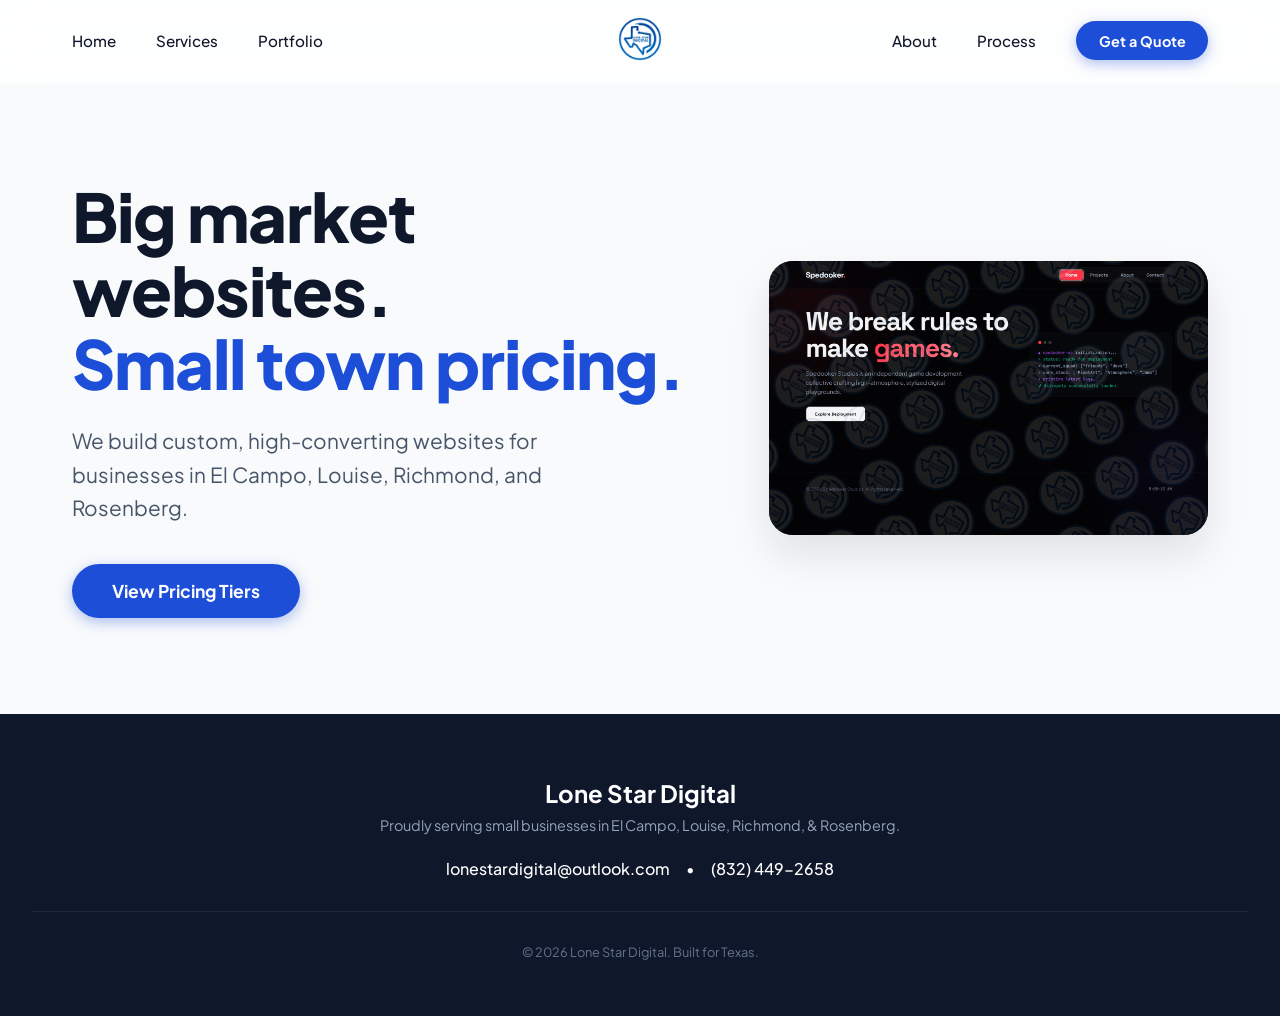
<file: index.html>
<!DOCTYPE html>
<html lang="en">
<head>
    <meta charset="UTF-8">
    <meta name="viewport" content="width=device-width, initial-scale=1.0">
    <title>Lone Star Digital | Texas Web Design</title>
    <link rel="preconnect" href="https://fonts.googleapis.com">
    <link rel="preconnect" href="https://fonts.gstatic.com" crossorigin>
    <link href="https://fonts.googleapis.com/css2?family=Plus+Jakarta+Sans:wght@400;500;700;800&display=swap" rel="stylesheet">
    <link rel="stylesheet" href="style.css">
</head>
<body>

    <header class="glass-nav">
        <nav class="nav-container">
            <div class="nav-wing left-wing">
                <a href="index.html" class="nav-link">Home</a>
                <a href="services.html" class="nav-link">Services</a>
                <a href="portfolio.html" class="nav-link">Portfolio</a>
            </div>

            <div class="logo-wrapper">
                <a href="index.html">
                    <img src="lsd.png" alt="Lone Star Digital Logo" class="logo">
                </a>
            </div>

            <div class="nav-wing right-wing">
                <a href="about.html" class="nav-link">About</a>
                <a href="process.html" class="nav-link">Process</a>
                <a href="contact.html" class="nav-cta">Get a Quote</a>
            </div>

            <button class="mobile-toggle" id="menuBtn">☰</button>
        </nav>

        <div class="mobile-menu" id="mobileMenu">
            <a href="index.html">Home</a>
            <a href="services.html">Services</a>
            <a href="portfolio.html">Portfolio</a>
            <a href="about.html">About</a>
            <a href="process.html">Process</a>
            <a href="contact.html" class="mobile-cta">Get a Quote</a>
        </div>
    </header>

    <main>
        <div class="page-wrapper hero-split-container">
            <div class="hero-text-block">
                <h1>
                    Big market websites.<br><span style="color: var(--royal);">Small town pricing.</span>
                </h1>
                <p>
                    We build custom, high-converting websites for businesses in El Campo, Louise, Richmond, and Rosenberg. 
                </p>
                <div>
                    <a href="services.html" class="nav-cta hero-btn-size">View Pricing Tiers</a>
                </div>
            </div>

            <a href="portfolio.html" class="hero-slideshow-anchor" aria-label="View our recent portfolio work">
                <div class="hero-slideshow-container">
                    
                    <div class="slide active"><img src="Portfolios/SpedookerPortfolio.png" alt="Portfolio Highlight 1"></div>
                    <div class="slide"><img src="Portfolios/MockUp.png" alt="Portfolio Highlight 2"></div>
                    <div class="slide"><img src="Portfolios/Contractingfake.png" alt="Portfolio Highlight 3"></div>
                    <div class="slide"><img src="Portfolios/ItalianMockUp.png" alt="Portfolio Highlight 4"></div>

                    <div class="slideshow-overlay">
                        <span>Click to View Gallery →</span>
                    </div>
                </div>
            </a>
        </div>
    </main>

    <footer>
        <div class="footer-content">
            <h3>Lone Star Digital</h3>
            <p>Proudly serving small businesses in El Campo, Louise, Richmond, & Rosenberg.</p>
            <div class="footer-links">
                <a href="mailto:lonestardigital@outlook.com">lonestardigital@outlook.com</a>
                <span>•</span>
                <a href="tel:8324492658">(832) 449-2658</a>
            </div>
            <p class="copyright">© 2026 Lone Star Digital. Built for Texas.</p>
        </div>
    </footer>

    <script src="script.js"></script>
</body>
</html>
</file>
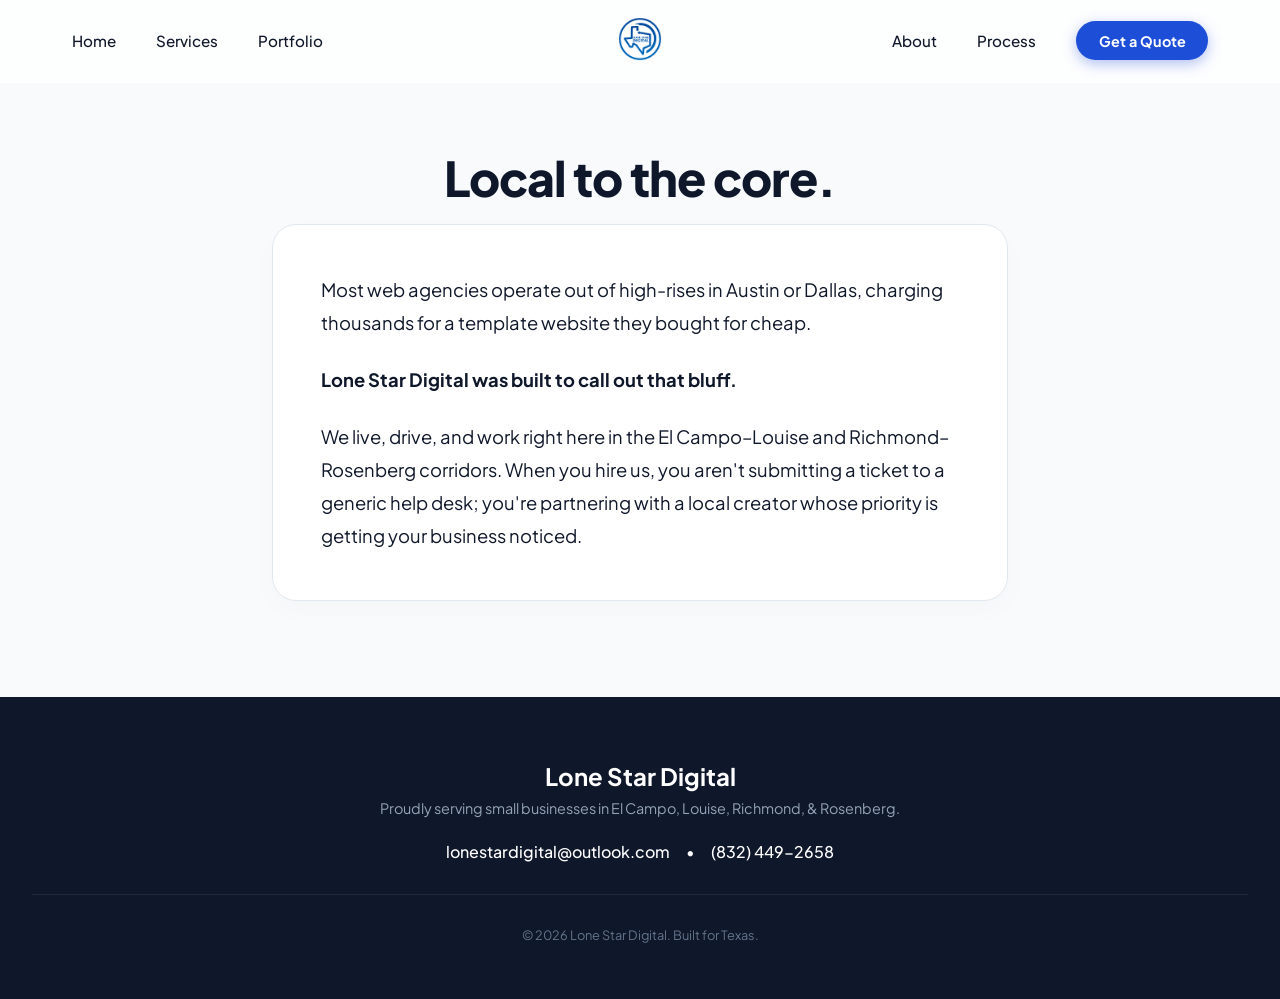
<file: about.html>
<!DOCTYPE html>
<html lang="en">
<head>
    <meta charset="UTF-8">
    <meta name="viewport" content="width=device-width, initial-scale=1.0">
    <title>About Us | Lone Star Digital</title>
    <link rel="preconnect" href="https://fonts.googleapis.com">
    <link rel="preconnect" href="https://fonts.gstatic.com" crossorigin>
    <link href="https://fonts.googleapis.com/css2?family=Plus+Jakarta+Sans:wght@400;500;700;800&display=swap" rel="stylesheet">
    <link rel="stylesheet" href="style.css">
</head>
<body>

    <header class="glass-nav">
        <nav class="nav-container">
            <div class="nav-wing left-wing">
                <a href="index.html" class="nav-link">Home</a>
                <a href="services.html" class="nav-link">Services</a>
                <a href="portfolio.html" class="nav-link">Portfolio</a>
            </div>
            <div class="logo-wrapper">
                <a href="index.html"><img src="lsd.png" alt="Logo" class="logo"></a>
            </div>
            <div class="nav-wing right-wing">
                <a href="about.html" class="nav-link">About</a>
                <a href="process.html" class="nav-link">Process</a>
                <a href="contact.html" class="nav-cta">Get a Quote</a>
            </div>
            <button class="mobile-toggle" id="menuBtn">☰</button>
        </nav>
        <div class="mobile-menu" id="mobileMenu">
            <a href="index.html">Home</a>
            <a href="services.html">Services</a>
            <a href="portfolio.html">Portfolio</a>
            <a href="about.html">About</a>
            <a href="process.html">Process</a>
            <a href="contact.html" class="mobile-cta">Get a Quote</a>
        </div>
    </header>

    <main>
        <div class="page-wrapper" style="max-width: 800px;">
            <h1 class="page-title">Local to the core.</h1>
            <div style="background: white; padding: 3rem; border-radius: 24px; border: 1px solid #E2E8F0; font-size: 1.15rem; line-height: 1.8; box-shadow: 0 10px 30px rgba(0,0,0,0.02);">
                <p style="margin-bottom: 1.5rem;">
                    Most web agencies operate out of high-rises in Austin or Dallas, charging thousands for a template website they bought for cheap.
                </p>
                <p style="margin-bottom: 1.5rem;">
                    <strong>Lone Star Digital was built to call out that bluff.</strong> 
                </p>
                <p>
                    We live, drive, and work right here in the El Campo–Louise and Richmond–Rosenberg corridors. When you hire us, you aren't submitting a ticket to a generic help desk; you're partnering with a local creator whose priority is getting your business noticed.
                </p>
            </div>
        </div>
    </main>

    <footer>
        <div class="footer-content">
            <h3>Lone Star Digital</h3>
            <p>Proudly serving small businesses in El Campo, Louise, Richmond, & Rosenberg.</p>
            <div class="footer-links">
                <a href="mailto:lonestardigital@outlook.com">lonestardigital@outlook.com</a>
                <span>•</span>
                <a href="tel:8324492658">(832) 449-2658</a>
            </div>
            <p class="copyright">© 2026 Lone Star Digital. Built for Texas.</p>
        </div>
    </footer>

    <script src="script.js"></script>
</body>
</html>
</file>
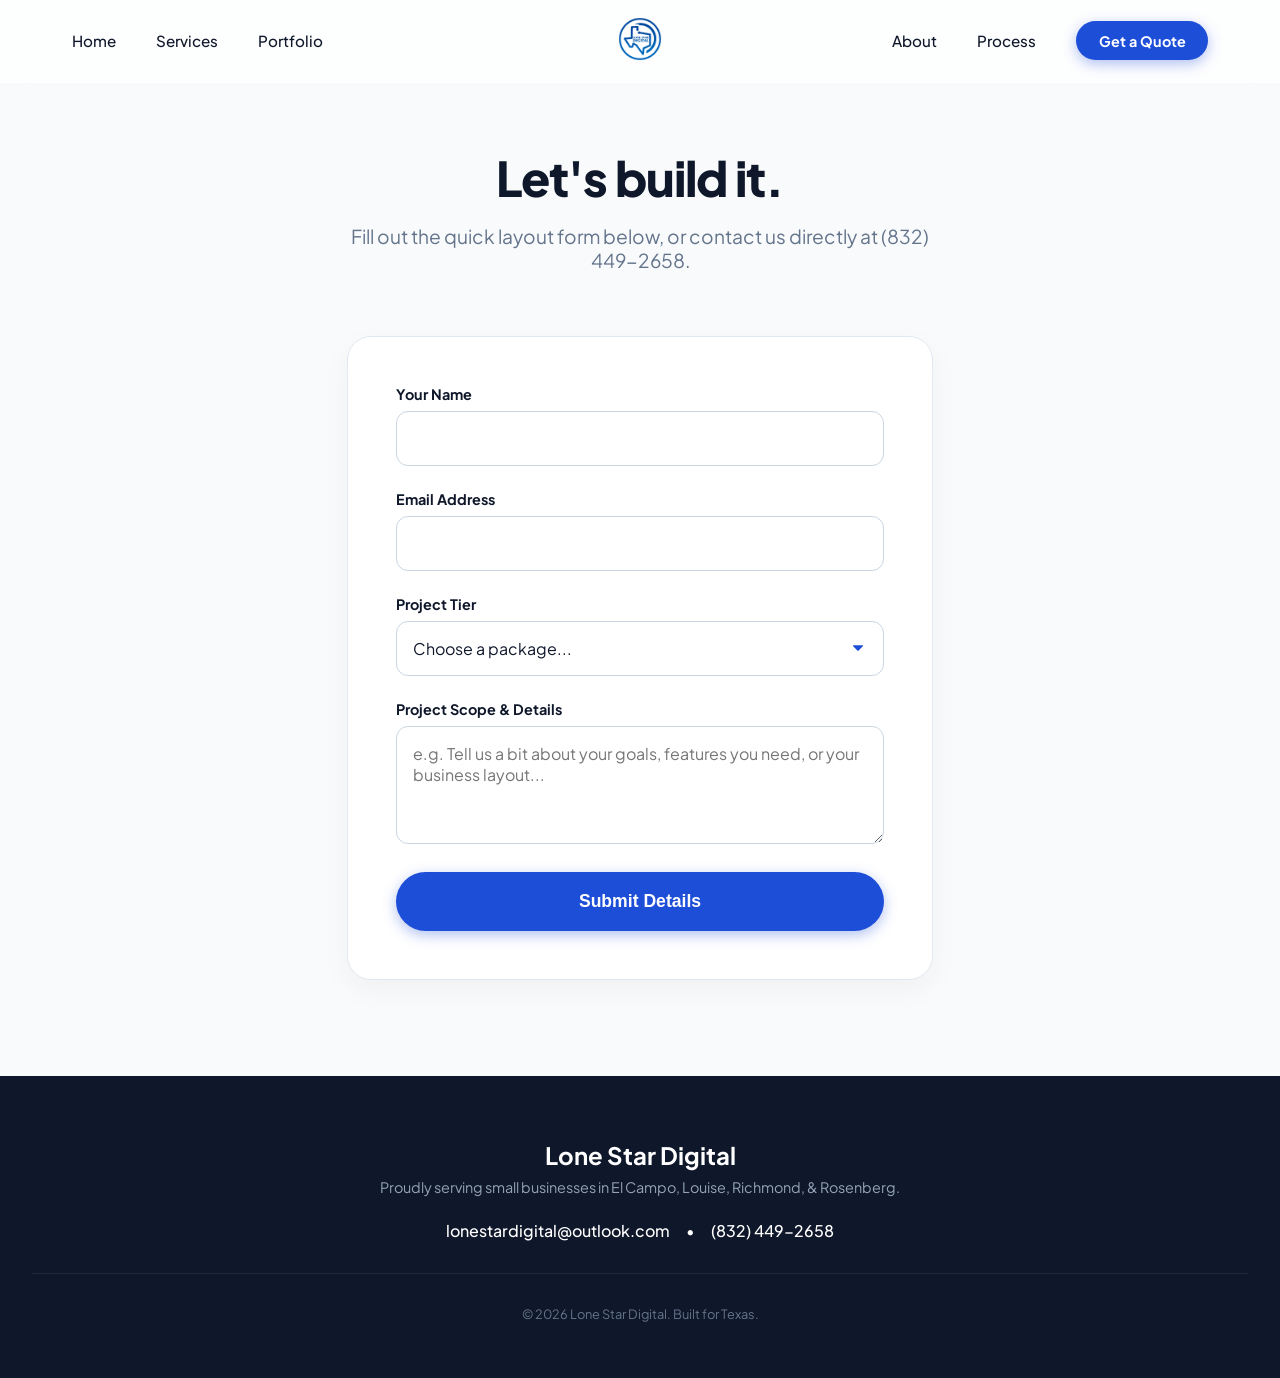
<file: contact.html>
<!DOCTYPE html>
<html lang="en">
<head>
    <meta charset="UTF-8">
    <meta name="viewport" content="width=device-width, initial-scale=1.0">
    <title>Contact Us | Lone Star Digital</title>
    <link rel="preconnect" href="https://fonts.googleapis.com">
    <link rel="preconnect" href="https://fonts.gstatic.com" crossorigin>
    <link href="https://fonts.googleapis.com/css2?family=Plus+Jakarta+Sans:wght@400;500;700;800&display=swap" rel="stylesheet">
    <link rel="stylesheet" href="style.css">
</head>
<body>

    <header class="glass-nav">
        <nav class="nav-container">
            <div class="nav-wing left-wing">
                <a href="index.html" class="nav-link">Home</a>
                <a href="services.html" class="nav-link">Services</a>
                <a href="portfolio.html" class="nav-link">Portfolio</a>
            </div>
            <div class="logo-wrapper">
                <a href="index.html"><img src="lsd.png" alt="Logo" class="logo"></a>
            </div>
            <div class="nav-wing right-wing">
                <a href="about.html" class="nav-link">About</a>
                <a href="process.html" class="nav-link">Process</a>
                <a href="contact.html" class="nav-cta">Get a Quote</a>
            </div>
            <button class="mobile-toggle" id="menuBtn">☰</button>
        </nav>
        <div class="mobile-menu" id="mobileMenu">
            <a href="index.html">Home</a>
            <a href="services.html">Services</a>
            <a href="portfolio.html">Portfolio</a>
            <a href="about.html">About</a>
            <a href="process.html">Process</a>
            <a href="contact.html" class="mobile-cta">Get a Quote</a>
        </div>
    </header>

    <main>
        <div class="page-wrapper" style="max-width: 650px;">
            <h1 class="page-title">Let's build it.</h1>
            <p class="page-subtitle">Fill out the quick layout form below, or contact us directly at (832) 449-2658.</p>

            <form id="contactForm" style="background: white; padding: 3rem; border-radius: 24px; border: 1px solid #E2E8F0; box-shadow: 0 10px 30px rgba(0,0,0,0.04); display: flex; flex-direction: column; gap: 1.5rem;">
                <div>
                    <label style="display: block; font-weight: 700; font-size: 0.9rem; margin-bottom: 0.5rem;">Your Name</label>
                    <input type="text" id="name" required style="width: 100%; padding: 1rem; border-radius: 12px; border: 1px solid #CBD5E1; font-family: inherit; font-size: 1rem;">
                </div>
                <div>
                    <label style="display: block; font-weight: 700; font-size: 0.9rem; margin-bottom: 0.5rem;">Email Address</label>
                    <input type="email" id="email" required style="width: 100%; padding: 1rem; border-radius: 12px; border: 1px solid #CBD5E1; font-family: inherit; font-size: 1rem;">
                </div>
                
                <div>
                    <label style="display: block; font-weight: 700; font-size: 0.9rem; margin-bottom: 0.5rem;">Project Tier</label>
                    <select id="tier" required style="width: 100%; padding: 1rem; border-radius: 12px; border: 1px solid #CBD5E1; font-family: inherit; font-size: 1rem; background-color: white; color: #0F172A;">
                        <option value="" disabled selected>Choose a package...</option>
                        <option value="Starter Tier">Starter Package ($250)</option>
                        <option value="Professional Tier">Professional Package ($400)</option>
                        <option value="Enterprise Tier">Enterprise Package ($750)</option>
                    </select>
                </div>

                <div>
                    <label style="display: block; font-weight: 700; font-size: 0.9rem; margin-bottom: 0.5rem;">Project Scope & Details</label>
                    <textarea id="msg" rows="4" placeholder="e.g. Tell us a bit about your goals, features you need, or your business layout..." required style="width: 100%; padding: 1rem; border-radius: 12px; border: 1px solid #CBD5E1; font-family: inherit; font-size: 1rem; resize: vertical;"></textarea>
                </div>
                <button type="submit" class="nav-cta" style="border: none; cursor: pointer; padding: 1.2rem; font-size: 1.1rem; width: 100%;">Submit Details</button>
            </form>
        </div>
    </main>

    <footer>
        <div class="footer-content">
            <h3>Lone Star Digital</h3>
            <p>Proudly serving small businesses in El Campo, Louise, Richmond, & Rosenberg.</p>
            <div class="footer-links">
                <a href="mailto:lonestardigital@outlook.com">lonestardigital@outlook.com</a>
                <span>•</span>
                <a href="tel:8324492658">(832) 449-2658</a>
            </div>
            <p class="copyright">© 2026 Lone Star Digital. Built for Texas.</p>
        </div>
    </footer>

    <script src="script.js"></script>
</body>
</html>
</file>
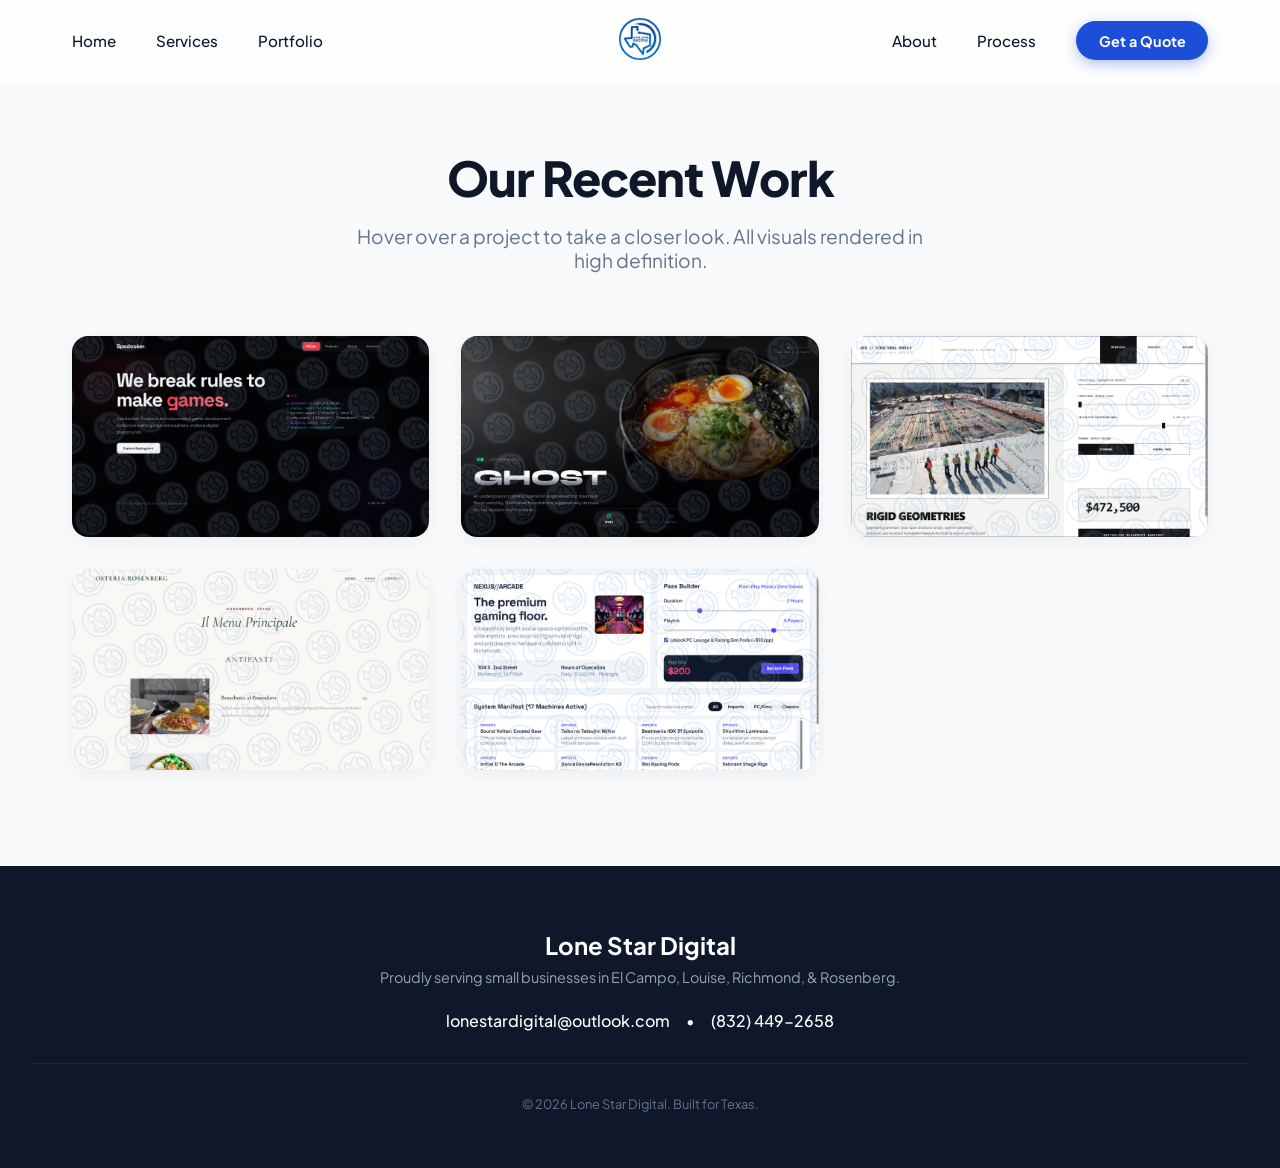
<file: portfolio.html>
<!DOCTYPE html>
<html lang="en">
<head>
    <meta charset="UTF-8">
    <meta name="viewport" content="width=device-width, initial-scale=1.0">
    <title>Portfolio | Lone Star Digital</title>
    <link rel="preconnect" href="https://fonts.googleapis.com">
    <link rel="preconnect" href="https://fonts.gstatic.com" crossorigin>
    <link href="https://fonts.googleapis.com/css2?family=Plus+Jakarta+Sans:wght@400;500;700;800&display=swap" rel="stylesheet">
    <link rel="stylesheet" href="style.css">
</head>
<body>

    <header class="glass-nav">
        <nav class="nav-container">
            <div class="nav-wing left-wing">
                <a href="index.html" class="nav-link">Home</a>
                <a href="services.html" class="nav-link">Services</a>
                <a href="portfolio.html" class="nav-link">Portfolio</a>
            </div>
            <div class="logo-wrapper">
                <a href="index.html"><img src="lsd.png" alt="Logo" class="logo"></a>
            </div>
            <div class="nav-wing right-wing">
                <a href="about.html" class="nav-link">About</a>
                <a href="process.html" class="nav-link">Process</a>
                <a href="contact.html" class="nav-cta">Get a Quote</a>
            </div>
            <button class="mobile-toggle" id="menuBtn">☰</button>
        </nav>
        <div class="mobile-menu" id="mobileMenu">
            <a href="index.html">Home</a>
            <a href="services.html">Services</a>
            <a href="portfolio.html">Portfolio</a>
            <a href="about.html">About</a>
            <a href="process.html">Process</a>
            <a href="contact.html" class="mobile-cta">Get a Quote</a>
        </div>
    </header>

    <main>
        <div class="page-wrapper">
            <h1 class="page-title">Our Recent Work</h1>
            <p class="page-subtitle">Hover over a project to take a closer look. All visuals rendered in high definition.</p>

            <div class="portfolio-grid">
                <div class="port-item">
                    <img src="Portfolios/SpedookerPortfolio.png" alt="Project 1">
                    <div class="port-overlay"><span>Spedooker Studios Game Dev</span></div>
                </div>
                <div class="port-item">
                    <img src="Portfolios/MockUp.png" alt="Project 2">
                    <div class="port-overlay"><span>GHOST Restaurant (Proof of Concept)</span></div>
                </div>
                <div class="port-item">
                    <img src="Portfolios/Contractingfake.png" alt="Project 3">
                    <div class="port-overlay"><span>WCB // ARCHITECTURAL CONSTRUCTS (Proof of Concept)</span></div>
                </div>
                <div class="port-item">
                    <img src="Portfolios/ItalianMockUp.png" alt="Project 4">
                    <div class="port-overlay"><span>Osteria Rosenberg (Proof of Concept)</span></div>
                </div>
                <div class="port-item">
                    <img src="Portfolios/ArcadeFake.png" alt="Project 4">
                    <div class="port-overlay"><span>NEXUS//ARCADE (Proof of Concept)</span></div>
                </div>
            </div>
        </div>
    </main>

    <div id="lightbox" class="lightbox">
        <span class="lightbox-close" aria-label="Close Lightbox">✕</span>
        <img class="lightbox-content" id="lightboxImg" alt="Maximized portfolio view">
        <div id="lightboxCaption" class="lightbox-caption"></div>
    </div>

    <footer>
        <div class="footer-content">
            <h3>Lone Star Digital</h3>
            <p>Proudly serving small businesses in El Campo, Louise, Richmond, & Rosenberg.</p>
            <div class="footer-links">
                <a href="mailto:lonestardigital@outlook.com">lonestardigital@outlook.com</a>
                <span>•</span>
                <a href="tel:8324492658">(832) 449-2658</a>
            </div>
            <p class="copyright">© 2026 Lone Star Digital. Built for Texas.</p>
        </div>
    </footer>

    <script src="script.js"></script>
</body>
</html>
</file>
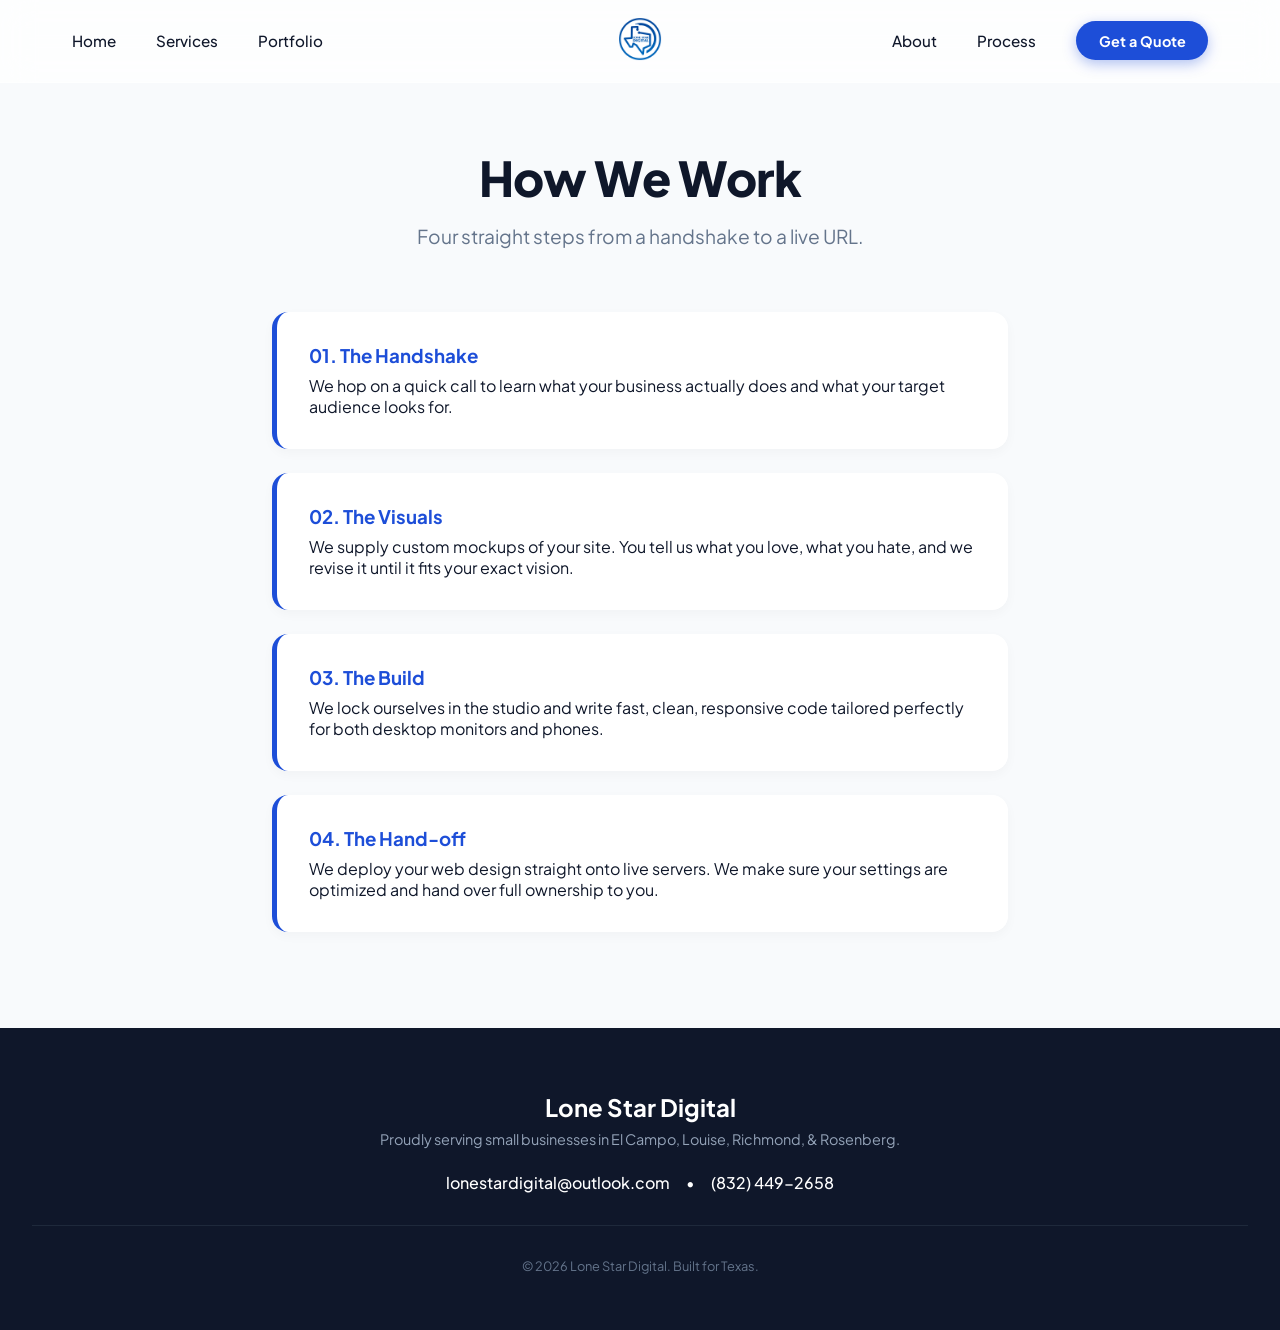
<file: process.html>
<!DOCTYPE html>
<html lang="en">
<head>
    <meta charset="UTF-8">
    <meta name="viewport" content="width=device-width, initial-scale=1.0">
    <title>Our Process | Lone Star Digital</title>
    <link rel="preconnect" href="https://fonts.googleapis.com">
    <link rel="preconnect" href="https://fonts.gstatic.com" crossorigin>
    <link href="https://fonts.googleapis.com/css2?family=Plus+Jakarta+Sans:wght@400;500;700;800&display=swap" rel="stylesheet">
    <link rel="stylesheet" href="style.css">
</head>
<body>

    <header class="glass-nav">
        <nav class="nav-container">
            <div class="nav-wing left-wing">
                <a href="index.html" class="nav-link">Home</a>
                <a href="services.html" class="nav-link">Services</a>
                <a href="portfolio.html" class="nav-link">Portfolio</a>
            </div>
            <div class="logo-wrapper">
                <a href="index.html"><img src="lsd.png" alt="Logo" class="logo"></a>
            </div>
            <div class="nav-wing right-wing">
                <a href="about.html" class="nav-link">About</a>
                <a href="process.html" class="nav-link">Process</a>
                <a href="contact.html" class="nav-cta">Get a Quote</a>
            </div>
            <button class="mobile-toggle" id="menuBtn">☰</button>
        </nav>
        <div class="mobile-menu" id="mobileMenu">
            <a href="index.html">Home</a>
            <a href="services.html">Services</a>
            <a href="portfolio.html">Portfolio</a>
            <a href="about.html">About</a>
            <a href="process.html">Process</a>
            <a href="contact.html" class="mobile-cta">Get a Quote</a>
        </div>
    </header>

    <main>
        <div class="page-wrapper" style="max-width: 800px;">
            <h1 class="page-title">How We Work</h1>
            <p class="page-subtitle">Four straight steps from a handshake to a live URL.</p>

            <div style="display: flex; flex-direction: column; gap: 1.5rem;">
                <div style="background: white; padding: 2rem; border-radius: 16px; border-left: 5px solid var(--royal); box-shadow: 0 4px 12px rgba(0,0,0,0.03);">
                    <h3 style="color: var(--royal); margin-bottom: 0.5rem;">01. The Handshake</h3>
                    <p>We hop on a quick call to learn what your business actually does and what your target audience looks for.</p>
                </div>
                <div style="background: white; padding: 2rem; border-radius: 16px; border-left: 5px solid var(--royal); box-shadow: 0 4px 12px rgba(0,0,0,0.03);">
                    <h3 style="color: var(--royal); margin-bottom: 0.5rem;">02. The Visuals</h3>
                    <p>We supply custom mockups of your site. You tell us what you love, what you hate, and we revise it until it fits your exact vision.</p>
                </div>
                <div style="background: white; padding: 2rem; border-radius: 16px; border-left: 5px solid var(--royal); box-shadow: 0 4px 12px rgba(0,0,0,0.03);">
                    <h3 style="color: var(--royal); margin-bottom: 0.5rem;">03. The Build</h3>
                    <p>We lock ourselves in the studio and write fast, clean, responsive code tailored perfectly for both desktop monitors and phones.</p>
                </div>
                <div style="background: white; padding: 2rem; border-radius: 16px; border-left: 5px solid var(--royal); box-shadow: 0 4px 12px rgba(0,0,0,0.03);">
                    <h3 style="color: var(--royal); margin-bottom: 0.5rem;">04. The Hand-off</h3>
                    <p>We deploy your web design straight onto live servers. We make sure your settings are optimized and hand over full ownership to you.</p>
                </div>
            </div>
        </div>
    </main>

    <footer>
        <div class="footer-content">
            <h3>Lone Star Digital</h3>
            <p>Proudly serving small businesses in El Campo, Louise, Richmond, & Rosenberg.</p>
            <div class="footer-links">
                <a href="mailto:lonestardigital@outlook.com">lonestardigital@outlook.com</a>
                <span>•</span>
                <a href="tel:8324492658">(832) 449-2658</a>
            </div>
            <p class="copyright">© 2026 Lone Star Digital. Built for Texas.</p>
        </div>
    </footer>

    <script src="script.js"></script>
</body>
</html>
</file>
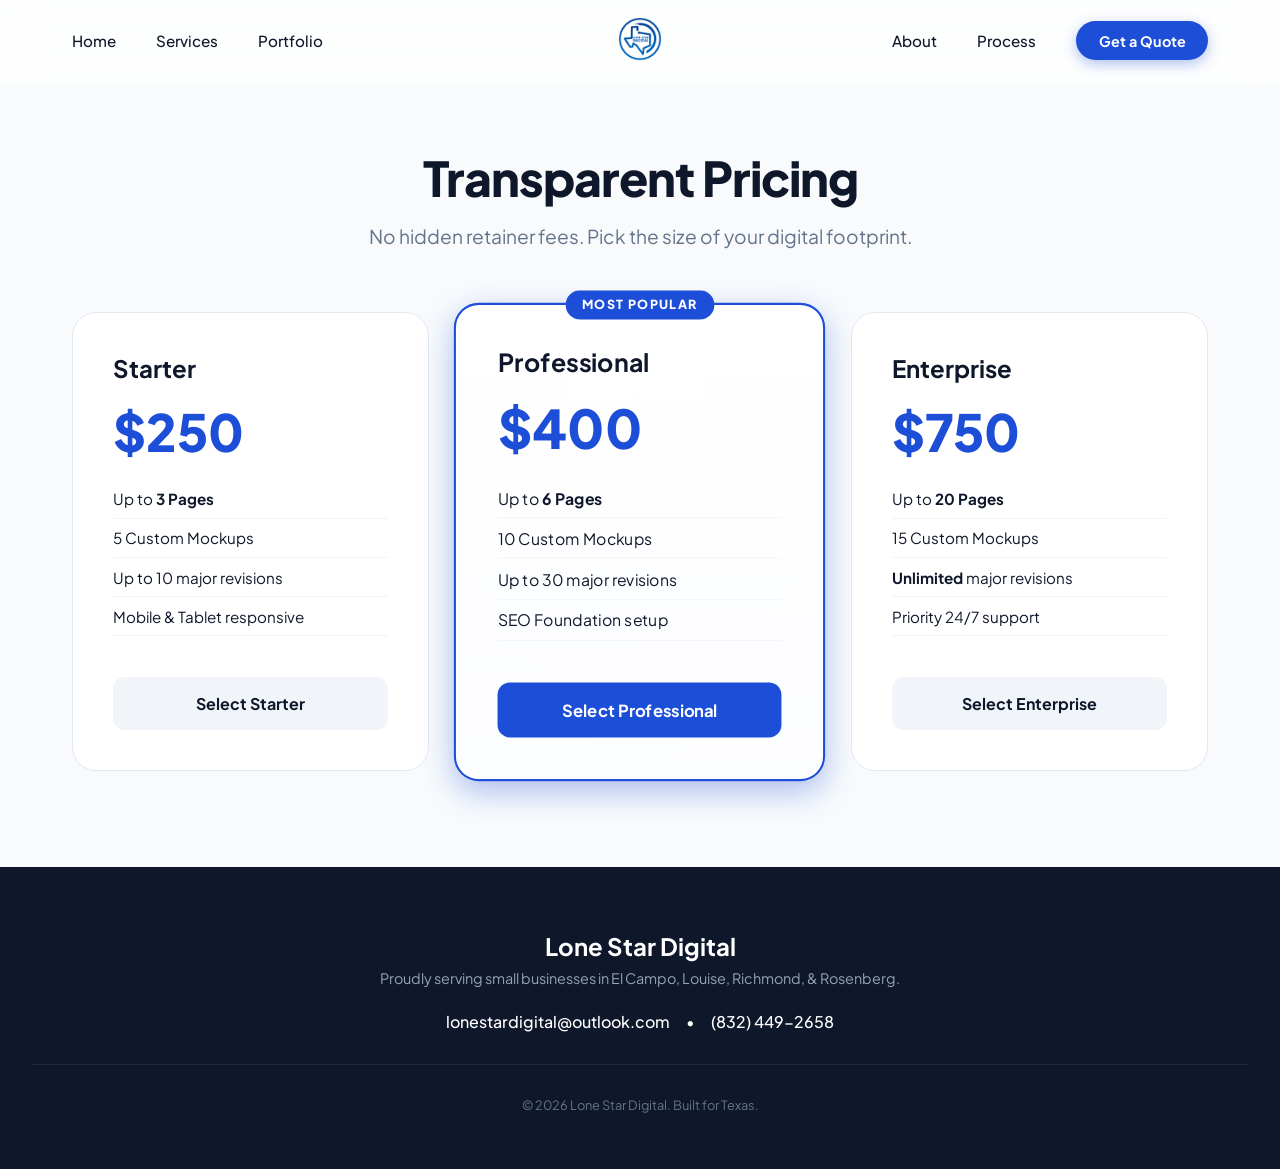
<file: services.html>
<!DOCTYPE html>
<html lang="en">
<head>
    <meta charset="UTF-8">
    <meta name="viewport" content="width=device-width, initial-scale=1.0">
    <title>Services & Pricing | Lone Star Digital</title>
    <link rel="preconnect" href="https://fonts.googleapis.com">
    <link rel="preconnect" href="https://fonts.gstatic.com" crossorigin>
    <link href="https://fonts.googleapis.com/css2?family=Plus+Jakarta+Sans:wght@400;500;700;800&display=swap" rel="stylesheet">
    <link rel="stylesheet" href="style.css">
</head>
<body>

    <header class="glass-nav">
        <nav class="nav-container">
            <div class="nav-wing left-wing">
                <a href="index.html" class="nav-link">Home</a>
                <a href="services.html" class="nav-link">Services</a>
                <a href="portfolio.html" class="nav-link">Portfolio</a>
            </div>
            <div class="logo-wrapper">
                <a href="index.html"><img src="lsd.png" alt="Logo" class="logo"></a>
            </div>
            <div class="nav-wing right-wing">
                <a href="about.html" class="nav-link">About</a>
                <a href="process.html" class="nav-link">Process</a>
                <a href="contact.html" class="nav-cta">Get a Quote</a>
            </div>
            <button class="mobile-toggle" id="menuBtn">☰</button>
        </nav>
        <div class="mobile-menu" id="mobileMenu">
            <a href="index.html">Home</a>
            <a href="services.html">Services</a>
            <a href="portfolio.html">Portfolio</a>
            <a href="about.html">About</a>
            <a href="process.html">Process</a>
            <a href="contact.html" class="mobile-cta">Get a Quote</a>
        </div>
    </header>

    <main>
        <div class="page-wrapper">
            <h1 class="page-title">Transparent Pricing</h1>
            <p class="page-subtitle">No hidden retainer fees. Pick the size of your digital footprint.</p>

            <div class="pricing-grid">
                <!-- Tier 1 -->
                <div class="tier-card">
                    <div class="tier-header">
                        <h3>Starter</h3>
                        <p class="price">$250</p>
                    </div>
                    <ul class="tier-features">
                        <li>Up to <strong>3 Pages</strong></li>
                        <li>5 Custom Mockups</li>
                        <li>Up to 10 major revisions</li>
                        <li>Mobile & Tablet responsive</li>
                    </ul>
                    <a href="contact.html" class="tier-btn">Select Starter</a>
                </div>

                <!-- Tier 2 (Most Popular) -->
                <div class="tier-card popular-tier">
                    <span class="popular-badge">Most Popular</span>
                    <div class="tier-header">
                        <h3>Professional</h3>
                        <p class="price">$400</p>
                    </div>
                    <ul class="tier-features">
                        <li>Up to <strong>6 Pages</strong></li>
                        <li>10 Custom Mockups</li>
                        <li>Up to 30 major revisions</li>
                        <li>SEO Foundation setup</li>
                    </ul>
                    <a href="contact.html" class="tier-btn" style="background: var(--royal); color: white;">Select Professional</a>
                </div>

                <!-- Tier 3 -->
                <div class="tier-card">
                    <div class="tier-header">
                        <h3>Enterprise</h3>
                        <p class="price">$750</p>
                    </div>
                    <ul class="tier-features">
                        <li>Up to <strong>20 Pages</strong></li>
                        <li>15 Custom Mockups</li>
                        <li><strong>Unlimited</strong> major revisions</li>
                        <li>Priority 24/7 support</li>
                    </ul>
                    <a href="contact.html" class="tier-btn">Select Enterprise</a>
                </div>
            </div>
        </div>
    </main>

    <footer>
        <div class="footer-content">
            <h3>Lone Star Digital</h3>
            <p>Proudly serving small businesses in El Campo, Louise, Richmond, & Rosenberg.</p>
            <div class="footer-links">
                <a href="mailto:lonestardigital@outlook.com">lonestardigital@outlook.com</a>
                <span>•</span>
                <a href="tel:8324492658">(832) 449-2658</a>
            </div>
            <p class="copyright">© 2026 Lone Star Digital. Built for Texas.</p>
        </div>
    </footer>

    <script src="script.js"></script>
</body>
</html>
</file>
<file: style.css>
:root {
    --royal: #1D4ED8;
    --royal-glow: rgba(29, 78, 216, 0.35);
    --dark: #0F172A;
    --bg: #F8FAFC;
    --white: #FFFFFF;
}

/* Global Savvy Setup */
* { box-sizing: border-box; margin: 0; padding: 0; }
body {
    font-family: 'Plus Jakarta Sans', sans-serif;
    background-color: var(--bg);
    color: var(--dark);
    overflow-x: hidden;
}

/* Custom Highlight color when user drags mouse over text */
::selection { background: var(--royal); color: var(--white); }

/* Custom Dropdown Stylization Elements */
select {
    appearance: none;
    -webkit-appearance: none;
    background-image: url('data:image/svg+xml;charset=US-ASCII,%3Csvg%20xmlns%3D%22http%3A%2F%2Fwww.w3.org%2F2000%2Fsvg%22%20width%3D%22292.4%22%20height%3D%22292.4%22%3E%3Cpath%20fill%3D%22%231D4ED8%22%20d%3D%22M287%2069.4a17.6%2017.6%200%200%200-13-5.4H18.4c-5%200-9.3%201.8-12.9%205.4A17.6%2017.6%200%200%200%200%2082.2c0%205%201.8%209.3%205.4%2012.9l128%20127.9c3.6%203.6%207.8%205.4%2012.8%205.4s9.2-1.8%2012.8-5.4L287%2095c3.5-3.5%205.4-7.8%205.4-12.8%200-5-1.9-9.2-5.5-12.8z%22%2F%3E%3C%2Fsvg%3E');
    background-repeat: no-repeat;
    background-position: right 1.25rem top 50%;
    background-size: 0.65rem auto;
    padding-right: 3rem !important;
    cursor: pointer;
    transition: all 0.3s cubic-bezier(0.16, 1, 0.3, 1);
}

/* Hover effect */
select:hover {
    border-color: var(--royal) !important;
    background-color: #F8FAFC;
}

/* Focused / Open effect with a beautiful glow matching the theme */
select:focus {
    outline: none;
    border-color: var(--royal) !important;
    background-color: var(--white);
    box-shadow: 0 0 0 4px var(--royal-glow);
    transform: translateY(-1px);
}
select:focus {
    outline: none;
    border-color: var(--royal) !important;
    box-shadow: 0 0 0 3px rgba(29, 78, 216, 0.15);
}

/* The Page Glide (makes static pages feel like a modern web app) */
main { animation: pageGlide 0.4s cubic-bezier(0.16, 1, 0.3, 1) forwards; }
@keyframes pageGlide {
    0% { opacity: 0; transform: translateY(12px); }
    100% { opacity: 1; transform: translateY(0); }
}

/* ================= HEADER & NAV ================= */
.glass-nav {
    position: sticky; top: 0; z-index: 999;
    background: rgba(255, 255, 255, 0.75);
    backdrop-filter: blur(16px);
    -webkit-backdrop-filter: blur(16px);
    border-bottom: 1px solid rgba(255, 255, 255, 0.4);
}

.nav-container {
    max-width: 1200px; margin: 0 auto; padding: 0.8rem 2rem;
    display: flex; justify-content: space-between; align-items: center;
}

.nav-wing { display: flex; gap: 2.5rem; align-items: center; flex: 1; }
.right-wing { justify-content: flex-end; }
.logo-wrapper { flex: 0 0 auto; }

.logo { 
    height: 52px; width: auto; 
    transition: transform 0.4s cubic-bezier(0.34, 1.56, 0.64, 1); 
}
.logo:hover { transform: scale(1.12) rotate(-4deg); }

.nav-link {
    text-decoration: none; color: var(--dark); font-weight: 500; font-size: 0.95rem;
    position: relative; padding: 0.5rem 0;
}
.nav-link::after {
    content: ''; position: absolute; bottom: 0; left: 0; width: 0%; height: 2px;
    background: var(--royal); transition: width 0.3s ease;
}
.nav-link:hover::after { width: 100%; }

.nav-cta {
    background: var(--royal); color: var(--white); text-decoration: none;
    padding: 0.65rem 1.4rem; border-radius: 999px; font-weight: 700; font-size: 0.9rem;
    box-shadow: 0 4px 14px var(--royal-glow);
    transition: all 0.3s ease;
    text-align: center;
}
.nav-cta:hover { transform: translateY(-2px); box-shadow: 0 6px 20px rgba(29, 78, 216, 0.5); }

/* Mobile navigation hidden by default */
.mobile-toggle { display: none; background: none; border: none; font-size: 1.8rem; cursor: pointer;}
.mobile-menu { display: none; }

/* ================= REUSABLE STYLES ================= */
.page-wrapper { max-width: 1200px; margin: 4rem auto; padding: 0 2rem; }
.page-title { font-size: 3rem; font-weight: 800; text-align: center; margin-bottom: 1rem; letter-spacing: -1px; }
.page-subtitle { font-size: 1.2rem; color: #64748B; text-align: center; max-width: 600px; margin: 0 auto 4rem auto;}

/* ================= COMPACT HERO SPLIT WITH GRADIENT CROSS-FADE ================= */
.hero-split-container {
    display: grid;
    grid-template-columns: 1.3fr 0.9fr; 
    gap: 4rem;
    align-items: center;
    margin-top: 6rem;
}

.hero-text-block { text-align: left; }
.hero-text-block h1 { font-size: 4.2rem; font-weight: 800; letter-spacing: -1px; line-height: 1.1; margin-bottom: 1.5rem; }
.hero-text-block p { font-size: 1.3rem; color: #475569; max-width: 540px; margin-bottom: 2.5rem; line-height: 1.6; }
.hero-btn-size { padding: 1rem 2.5rem; font-size: 1.1rem; display: inline-block; }

.hero-slideshow-anchor {
    display: block;
    text-decoration: none;
    outline: none;
    justify-self: center; 
    width: 100%;
    max-width: 440px; 
}

.hero-slideshow-container {
    position: relative;
    width: 100%;
    aspect-ratio: 16/10; 
    border-radius: 24px; 
    overflow: hidden;
    box-shadow: 0 20px 40px rgba(15, 23, 42, 0.1);
    background: #0F172A;
    transition: transform 0.4s cubic-bezier(0.16, 1, 0.3, 1), box-shadow 0.4s;
}

.hero-slideshow-container .slide {
    position: absolute;
    inset: 0;
    opacity: 0;
    transition: opacity 1.5s ease-in-out; 
    z-index: 1;
}

.hero-slideshow-container .slide.active {
    opacity: 1;
    z-index: 2;
}

.hero-slideshow-container .slide img {
    width: 100%;
    height: 100%;
    object-fit: cover;
    display: block;
}

.slideshow-overlay {
    position: absolute;
    inset: 0;
    background: rgba(29, 78, 216, 0.2);
    backdrop-filter: blur(4px);
    -webkit-backdrop-filter: blur(4px);
    display: flex;
    align-items: center;
    justify-content: center;
    opacity: 0;
    z-index: 10; 
    transition: opacity 0.3s ease;
}

.slideshow-overlay span {
    background: var(--white);
    color: var(--dark);
    font-weight: 700;
    padding: 0.8rem 1.6rem;
    border-radius: 999px;
    box-shadow: 0 10px 20px rgba(0,0,0,0.1);
    transform: translateY(10px);
    transition: transform 0.3s cubic-bezier(0.34, 1.56, 0.64, 1);
}

.hero-slideshow-anchor:hover .hero-slideshow-container {
    transform: translateY(-6px) scale(1.03);
    box-shadow: 0 30px 60px rgba(29, 78, 216, 0.25);
}

.hero-slideshow-anchor:hover .slideshow-overlay { opacity: 1; }
.hero-slideshow-anchor:hover .slideshow-overlay span { transform: translateY(0); }

/* ================= 3-TIER PRICING (SERVICES) ================= */
.pricing-grid { display: grid; grid-template-columns: repeat(3, 1fr); gap: 2rem; align-items: stretch; }
.tier-card {
    background: var(--white); border-radius: 24px; padding: 2.5rem;
    border: 1px solid #E2E8F0; transition: all 0.4s cubic-bezier(0.16, 1, 0.3, 1);
    position: relative; display: flex; flex-direction: column; justify-content: space-between;
}

.pricing-grid:hover .tier-card:not(:hover) { opacity: 0.6; transform: scale(0.98); }

.tier-card:hover { 
    transform: translateY(-10px) scale(1.02); 
    box-shadow: 0 20px 40px rgba(15, 23, 42, 0.08); 
    border-color: var(--royal);
    z-index: 2;
}

.tier-header h3 { font-size: 1.5rem; font-weight: 700; margin-bottom: 0.5rem; }
.price { font-size: 3.2rem; font-weight: 800; color: var(--royal); margin: 1rem 0; }
.tier-features { list-style: none; margin-bottom: 2.5rem; }
.tier-features li { padding: 0.6rem 0; border-bottom: 1px solid #F1F5F9; font-size: 0.95rem; }

.tier-btn {
    display: block; text-align: center; text-decoration: none; font-weight: 700;
    padding: 1rem; border-radius: 12px; background: #F1F5F9; color: var(--dark);
    transition: all 0.2s;
}
.tier-card:hover .tier-btn { background: var(--royal); color: var(--white); }

.popular-tier {
    border: 2px solid var(--royal); box-shadow: 0 10px 30px var(--royal-glow);
    transform: scale(1.04); background: linear-gradient(180deg, #ffffff 0%, #fcfdff 100%);
}
.popular-badge {
    position: absolute; top: -14px; left: 50%; transform: translateX(-50%);
    background: var(--royal); color: var(--white); font-size: 0.75rem; font-weight: 800;
    text-transform: uppercase; padding: 0.4rem 1rem; border-radius: 999px; letter-spacing: 1px;
}

/* ================= PORTFOLIO GRID ================= */
.portfolio-grid { display: grid; grid-template-columns: repeat(auto-fill, minmax(350px, 1fr)); gap: 2rem;}
.port-item {
    border-radius: 16px; overflow: hidden; position: relative;
    box-shadow: 0 4px 20px rgba(0,0,0,0.06); cursor: pointer;
}
.port-item img {
    width: 100%; height: 100%; aspect-ratio: 16/9; object-fit: cover;
    transition: transform 0.6s cubic-bezier(0.16, 1, 0.3, 1);
    display: block;
}
.port-overlay {
    position: absolute; inset: 0; background: linear-gradient(180deg, transparent 40%, rgba(15, 23, 42, 0.9) 100%);
    opacity: 0; transition: opacity 0.3s ease; display: flex; align-items: flex-end; padding: 1.5rem;
    pointer-events: none; 
}
.port-item:hover img { transform: scale(1.08); }
.port-item:hover .port-overlay { opacity: 1; }
.port-overlay span { color: var(--white); font-weight: 700; font-size: 1.1rem; transform: translateY(10px); transition: transform 0.3s; }
.port-item:hover .port-overlay span { transform: translateY(0); }

/* ================= PORTFOLIO LIGHTBOX OPTIMIZATION ================= */
.lightbox {
    display: none;
    position: fixed;
    z-index: 1000;
    inset: 0;
    background-color: rgba(15, 23, 42, 0.9);
    backdrop-filter: blur(12px);
    -webkit-backdrop-filter: blur(12px);
    justify-content: center;
    align-items: center;
    flex-direction: column;
    opacity: 0;
    transition: opacity 0.3s ease;
}

.lightbox.show {
    display: flex;
    opacity: 1;
}

.lightbox-content {
    max-width: 85%;
    max-height: 75vh;
    border-radius: 16px;
    box-shadow: 0 25px 50px -12px rgba(0, 0, 0, 0.5);
    object-fit: contain;
    transform: scale(0.95);
    transition: transform 0.4s cubic-bezier(0.16, 1, 0.3, 1);
}

.lightbox.show .lightbox-content {
    transform: scale(1);
}

.lightbox-caption {
    margin-top: 1.5rem;
    color: var(--white);
    font-size: 1.2rem;
    font-weight: 700;
    letter-spacing: -0.5px;
    opacity: 0;
    transform: translateY(10px);
    transition: transform 0.4s ease 0.1s, opacity 0.4s ease 0.1s;
    text-align: center;
    padding: 0 1.5rem;
}

.lightbox.show .lightbox-caption {
    opacity: 1;
    transform: translateY(0);
}

.lightbox-close {
    position: absolute;
    top: 2rem;
    right: 2rem;
    color: var(--white);
    font-size: 1.5rem;
    font-weight: 700;
    cursor: pointer;
    width: 48px;
    height: 48px;
    display: flex;
    align-items: center;
    justify-content: center;
    background: rgba(255, 255, 255, 0.1);
    border-radius: 50%;
    transition: all 0.2s ease;
    user-select: none;
}

.lightbox-close:hover {
    background: var(--white);
    color: var(--dark);
}

/* ================= FOOTER ================= */
footer { background: var(--dark); color: var(--white); padding: 4rem 2rem 2rem 2rem; margin-top: 6rem; text-align: center; }
.footer-content h3 { font-size: 1.5rem; margin-bottom: 0.5rem; }
.footer-content p { color: #94A3B8; font-size: 0.9rem; margin-bottom: 1.5rem; }
.footer-links { display: flex; justify-content: center; gap: 1rem; margin-bottom: 2rem; }
.footer-links a { color: var(--white); text-decoration: none; font-weight: 500; }
.copyright { border-top: 1px solid #1E293B; padding-top: 2rem; font-size: 0.8rem !important; color: #64748B !important; }

/* ================= MOBILE RESPONSIVENESS ================= */
@media (max-width: 992px) {
    .hero-split-container {
        grid-template-columns: 1fr;
        gap: 3rem;
        text-align: center;
        margin-top: 3rem;
    }
    .hero-text-block { text-align: center; }
    .hero-text-block p { margin-left: auto; margin-right: auto; }
    .hero-slideshow-anchor { max-width: 480px; }
    .pricing-grid { grid-template-columns: 1fr; gap: 3rem; }
    .popular-tier { transform: scale(1); }
}

@media (max-width: 768px) {
    .nav-wing { display: none; }
    .mobile-toggle { display: block; }
    .mobile-menu.open {
        display: flex; flex-direction: column; background: var(--white); padding: 1.5rem;
        border-bottom: 1px solid #E2E8F0; box-shadow: 0 10px 25px rgba(0,0,0,0.1);
        position: absolute; top: 100%; left: 0; width: 100%; gap: 1rem; text-align: center;
    }
    .mobile-menu a { text-decoration: none; color: var(--dark); font-weight: 600; padding: 0.5rem; }
    .mobile-cta { background: var(--royal); color: white !important; border-radius: 8px; }
    
    .lightbox-close { 
        top: 1rem; 
        right: 1rem; 
        width: 42px;
        height: 42px;
        font-size: 1.2rem;
    }
    .lightbox-content { max-width: 92%; max-height: 65vh; }
}
</file>
